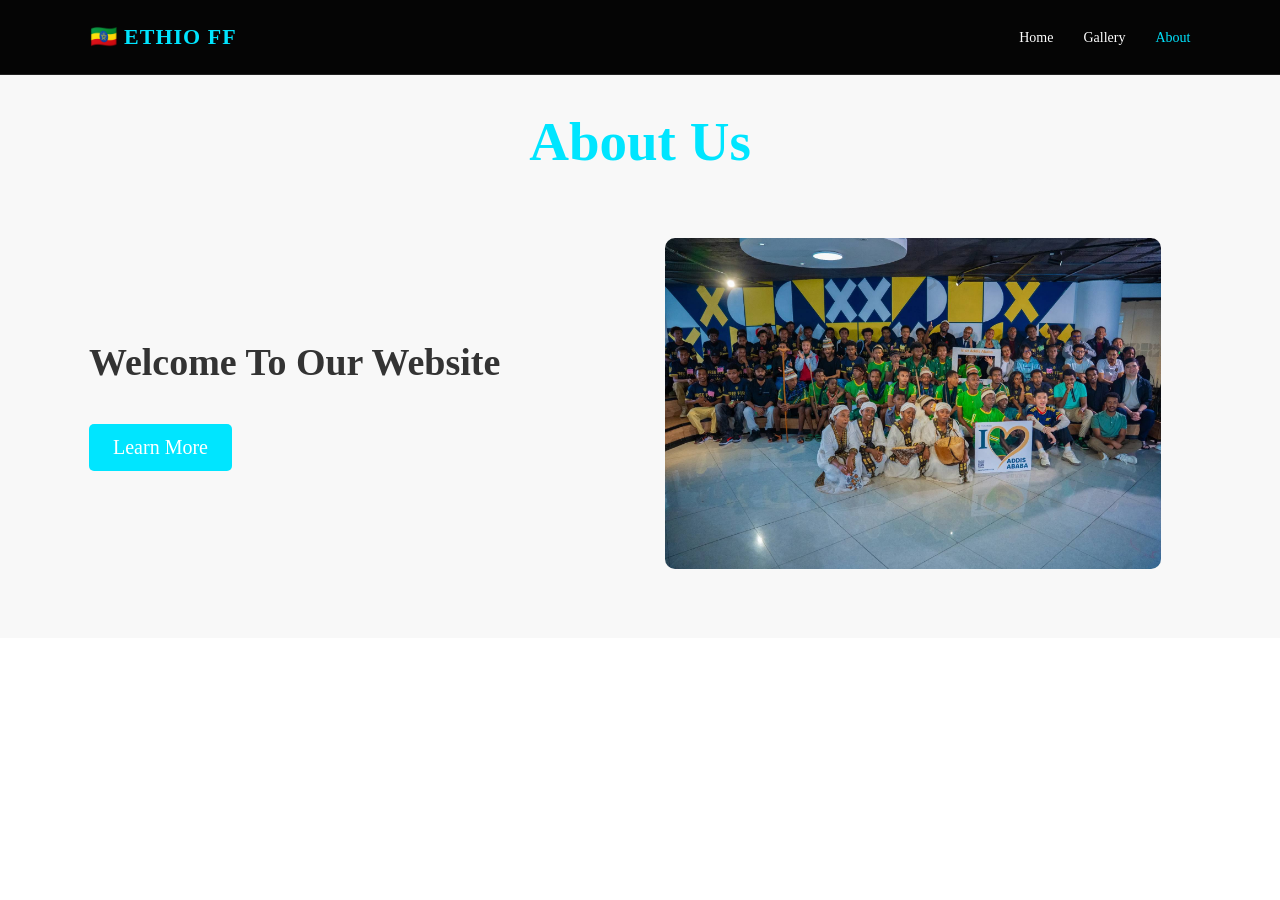
<file: About Us.html>
<!DOCTYPE html>
<html>
<head>
	<meta charset="utf-8">
	<meta name="viewport" content="width=device-width, initial-scale=1">
	<title>About Us</title>
	<link rel="stylesheet" type="text/css" href="style/style3.css">
</head>
<body>

  <!-- NAVBAR -->
    <nav class="navbar">
        <div class="logo">
            🇪🇹 <span>ETHIO FF</span>
        </div>

        <ul class="nav-links">
            <li><a href="index.html"> Home</a></li>
            <li><a href="#">Gallery</a></li>
            <li><a href="About Us.html" class="active">About</a></li>
         
        </ul>
    </nav>







  <section class="hero">
  	<div class="heading">
  		<h1>About Us</h1>
  	</div>
  	<div class="container">
  		<div class="hero-content">
  			<h2>Welcome To Our Website</h2>
  			<p></p>
  			<button class="cta-button">Learn More</button>
  		</div>
  		<div class="hero-image">
  			<img src="img/all.jpg">
  		</div>
  	</div>
  </section>
</body>
</html>
</file>
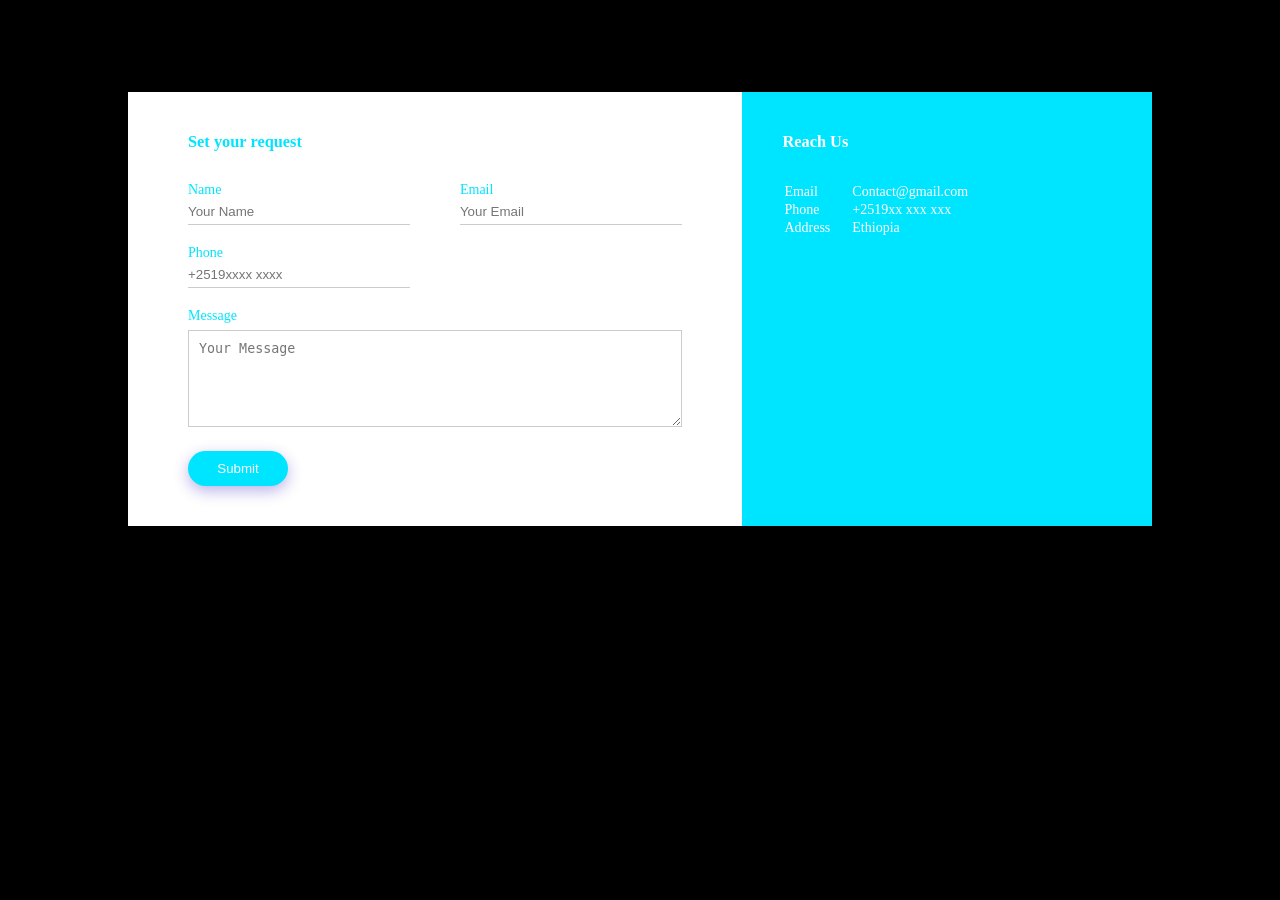
<file: contact.html>
<!DOCTYPE html>
<html lang="en">
<head>
    <meta charset="UTF-8">
    <meta name="viewport" content="width=device-width, initial-scale=1.0">
    <link rel="stylesheet" href="style/stylecc.css">
    <title> ETH FREE FIRE </title>
</head>
<body>
   <div class="container">
    <h1>Welcome to Ethiopian Free Fire  </h1>
    <div class="Contact-box">
       <div class="Contact-left">
        <h3>Set your request</h3>
            <form>

            <div class="input-row">  
                <div class="input-group">
                    <label>Name</label>
                    <input type="text" placeholder="Your Name">
                </div>
                <div class="input-group">
                    <label>Email</label>
                    <input type="email" placeholder="Your Email">
                </div>
              
            </div>
            <div class="input-row">  
                <div class="input-group">
                    <label>Phone</label>
                    <input type="text" placeholder="+2519xxxx xxxx">
                </div>
                
              
            </div>
            <label>Message</label>
            <textarea rows="5" placeholder="Your Message"></textarea>
            <button type="submit">Submit

            </button>


            </form>
        </div>
        <div class="Contact-right">
            <h3>Reach Us</h3>
            <table>
                <tr>
                    <td>Email</td>
                    <td>Contact@gmail.com</td>
                </tr>
                <tr>
                    <td>Phone</td>
                    <td>+2519xx xxx xxx</td>
                </tr>
                <tr>
                    <td>Address</td>
                    <td>Ethiopia</td>
        
                </tr>
            </table>
            


        </div>
    </div>
   </div> 
</body>
</html>
</file>
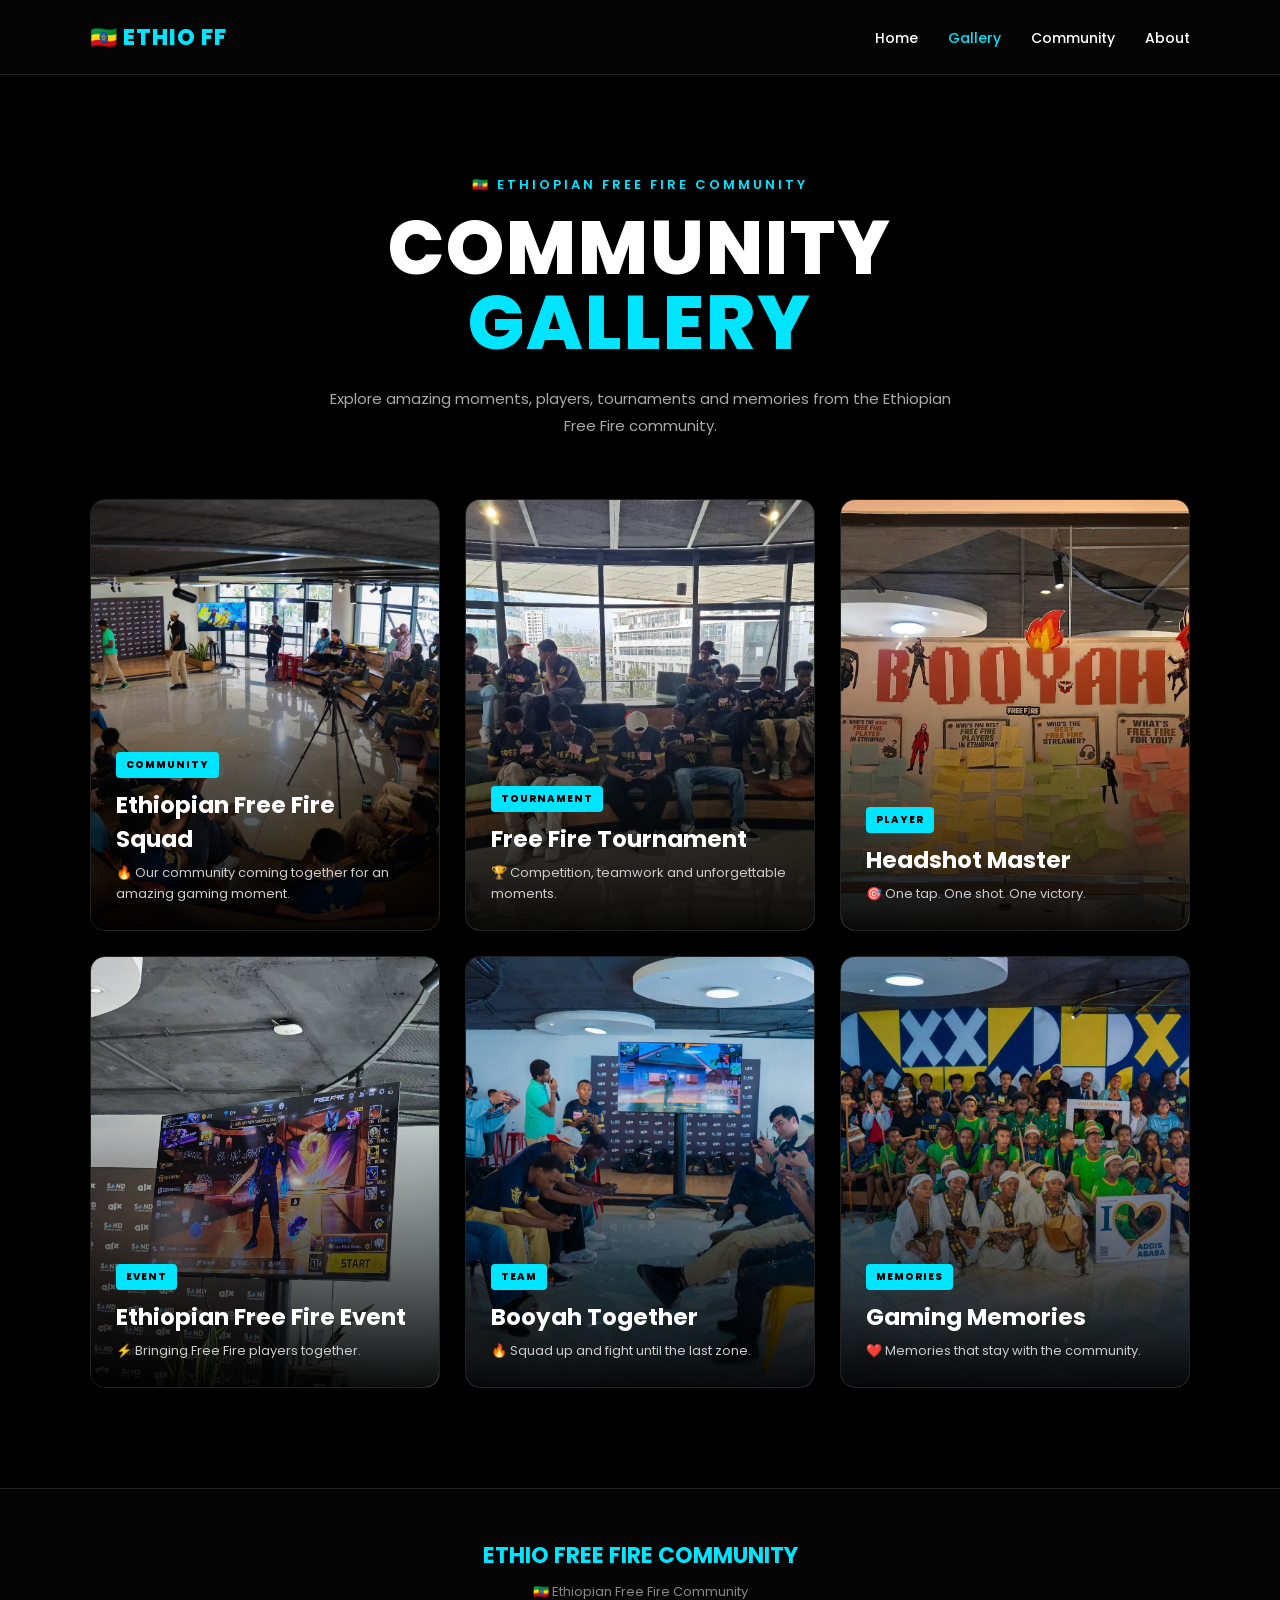
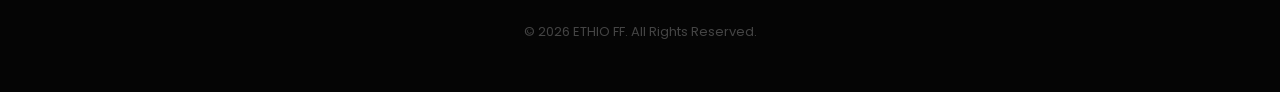
<file: gallery.html>
<!DOCTYPE html>
<html lang="en">
<head>
    <meta charset="UTF-8">
    <meta name="viewport" content="width=device-width, initial-scale=1.0">
    <link rel="stylesheet" href="style/galery.css">

    <title>Ethiopian Free Fire Community - Gallery</title>

    

    <!-- Google Font -->
    <link href="https://fonts.googleapis.com/css2?family=Poppins:wght@300;400;500;600;700;800&display=swap" rel="stylesheet">
</head>

<body>

    <!-- NAVBAR -->
    <nav class="navbar">
        <div class="logo">
            🇪🇹 <span>ETHIO FF</span>
        </div>

        <ul class="nav-links">
            <li><a href="index.html">Home</a></li>
            <li><a href="gallery.html" class="active">Gallery</a></li>
            <li><a href="#">Community</a></li>
            <li><a href="About Us.html">About</a></li>
         
        </ul>
    </nav>


    <!-- GALLERY HEADER -->
    <section class="gallery-header">

        <p class="small-title">🇪🇹 ETHIOPIAN FREE FIRE COMMUNITY</p>

        <h1>COMMUNITY <span>GALLERY</span></h1>

        <p>
            Explore amazing moments, players, tournaments and memories
            from the Ethiopian Free Fire community.
        </p>

    </section>


    <!-- GALLERY -->
    <main class="gallery">

        <!-- PHOTO 1 -->
        <div class="gallery-card">
            <img src="img/fittt.jpg" alt="Free Fire Community">

            <div class="caption">
                <span>COMMUNITY</span>
                <h2>Ethiopian Free Fire Squad</h2>
                <p>🔥 Our community coming together for an amazing gaming moment.</p>
            </div>
        </div>


        <!-- PHOTO 2 -->
        <div class="gallery-card">
            <img src="img/gamers.jpg" alt="Free Fire Tournament">

            <div class="caption">
                <span>TOURNAMENT</span>
                <h2>Free Fire Tournament</h2>
                <p>🏆 Competition, teamwork and unforgettable moments.</p>
            </div>
        </div>


        <!-- PHOTO 3 -->
        <div class="gallery-card">
            <img src="img/best.jpg" alt="Free Fire Player">

            <div class="caption">
                <span>PLAYER</span>
                <h2>Headshot Master</h2>
                <p>🎯 One tap. One shot. One victory.</p>
            </div>
        </div>


        <!-- PHOTO 4 -->
        <div class="gallery-card">
            <img src="img/coll.jpg" alt="Free Fire Event">

            <div class="caption">
                <span>EVENT</span>
                <h2>Ethiopian Free Fire Event</h2>
                <p>⚡ Bringing Free Fire players together.</p>
            </div>
        </div>


        <!-- PHOTO 5 -->
        <div class="gallery-card">
            <img src="img/4v4.jpg" alt="Free Fire Team">

            <div class="caption">
                <span>TEAM</span>
                <h2>Booyah Together</h2>
                <p>🔥 Squad up and fight until the last zone.</p>
            </div>
        </div>


        <!-- PHOTO 6 -->
        <div class="gallery-card">
            <img src="img/all.jpg" alt="Free Fire Community">

            <div class="caption">
                <span>MEMORIES</span>
                <h2>Gaming Memories</h2>
                <p>❤️ Memories that stay with the community.</p>
            </div>
        </div>

    </main>


    <!-- FOOTER -->
    <footer>
        <h2>ETHIO FREE FIRE COMMUNITY</h2>
        <p>🇪🇹 Ethiopian Free Fire Community</p>
        <p class="copyright">
            © 2026 ETHIO FF. All Rights Reserved.
        </p>
    </footer>

</body>
</html>
</file>
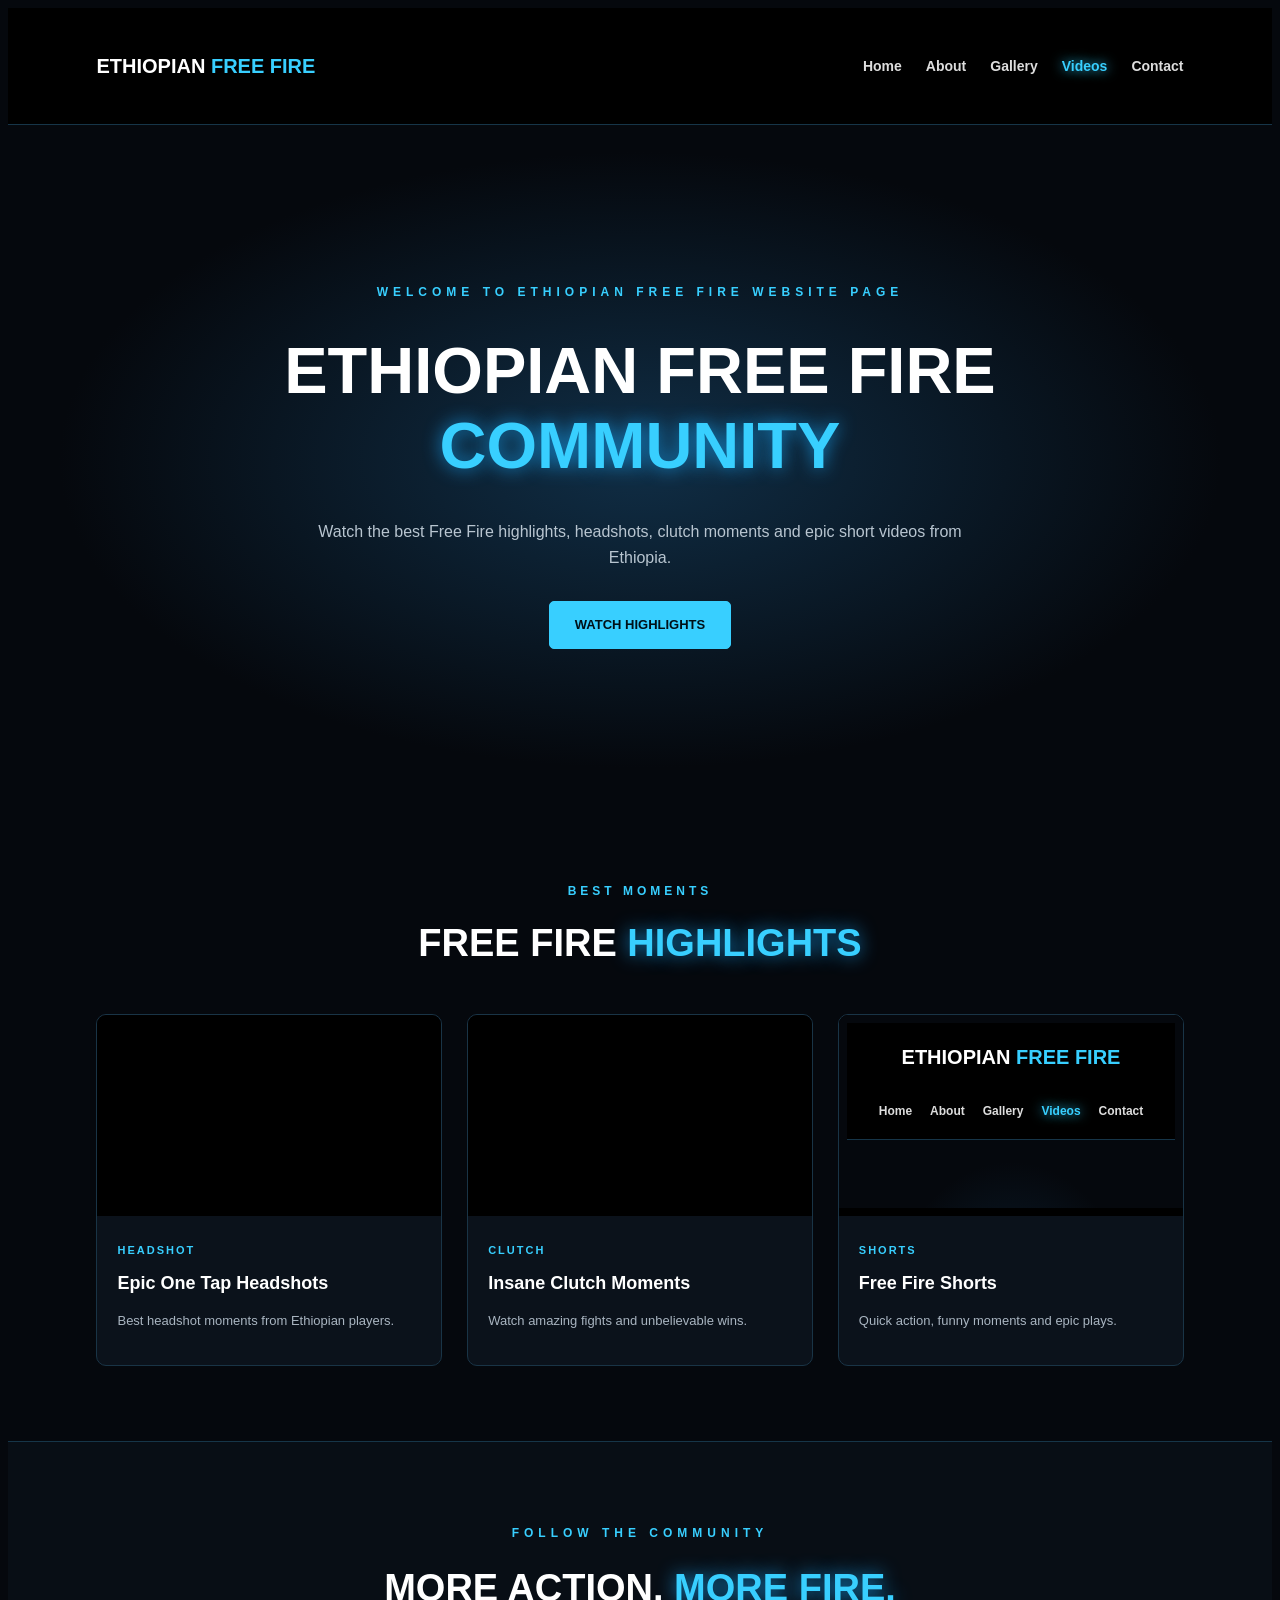
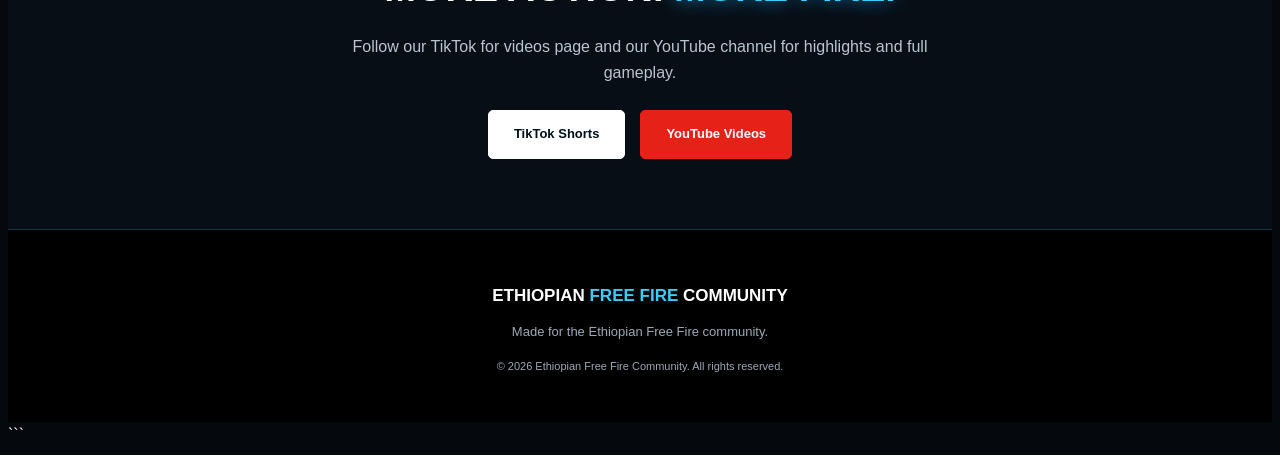
<file: hign.html>
<!DOCTYPE html>
<html lang="en">
<head>
    <meta charset="UTF-8">
    <meta name="viewport" content="width=device-width, initial-scale=1.0">

    <title>Ethiopian Free Fire Community | Videos</title>

    <link rel="stylesheet" href="style/yex.css">
</head>

<body>

    <!-- NAVIGATION BAR -->
    <header class="navbar">
        <a href="index.html" class="logo">
            ETHIOPIAN <span>FREE FIRE</span>
        </a>

        <nav>
            <a href="index.html">Home</a>
            <a href="About Us.html">About</a>
            <a href="gallery.html">Gallery</a>
            <a href="vdo.html" class="active">Videos</a>
            <a href="contact.html">Contact</a>
        </nav>
    </header>

    <!-- HERO SECTION -->
    <section class="hero">
        <p class="small-title">WELCOME TO ETHIOPIAN FREE FIRE WEBSITE PAGE</p>

        <h1>ETHIOPIAN FREE FIRE<br>
            <span>COMMUNITY</span>
        </h1>

        <p class="hero-text">
            Watch the best Free Fire highlights, headshots,
            clutch moments and epic short videos from Ethiopia.
        </p>

        <a href="#" class="btn">WATCH HIGHLIGHTS</a>
    </section>

    <!-- HIGHLIGHTS SECTION -->
    <section class="videos-section" id="highlights">

        <div class="section-heading">
            <p>BEST MOMENTS</p>
            <h2>FREE FIRE <span>HIGHLIGHTS</span></h2>
        </div>

        <div class="video-grid">

            <!-- VIDEO 1 -->
            <article class="video-card">
                <div class="video-frame">
                    <iframe
                        src="https://www.youtube.com/embed/VIDEO_ID_1"
                        title="Free Fire Headshot Highlights"
                        loading="lazy"
                        allowfullscreen>
                    </iframe>
                </div>

                <div class="video-info">
                    <span class="tag">HEADSHOT</span>
                    <h3>Epic One Tap Headshots</h3>
                    <p>Best headshot moments from Ethiopian players.</p>
                </div>
            </article>

            <!-- VIDEO 2 -->
            <article class="video-card">
                <div class="video-frame">
                    <iframe
                        src="https://www.youtube.com/embed/VIDEO_ID_2"
                        title="Free Fire Clutch Moments"
                        loading="lazy"
                        allowfullscreen>
                    </iframe>
                </div>

                <div class="video-info">
                    <span class="tag">CLUTCH</span>
                    <h3>Insane Clutch Moments</h3>
                    <p>Watch amazing fights and unbelievable wins.</p>
                </div>
            </article>


 <!-- VIDEO 3 -->
            <article class="video-card">
                <div class="video-frame">
                    <iframe
                        src="#"
                        title="Free Fire Short Videos"
                        loading="lazy"
                        allowfullscreen>
                    </iframe>
                </div>
                <div class="video-info">
                    <span class="tag">SHORTS</span>
                    <h3>Free Fire Shorts</h3>
                    <p>Quick action, funny moments and epic plays.</p>
                </div>
            </article>
        </div>
    </section>

    <!-- TIKTOK SECTION -->
    <section class="social-section">
        <p class="small-title">FOLLOW THE COMMUNITY</p>
        <h2>MORE ACTION. <span>MORE FIRE.</span></h2>

        <p>
            Follow our TikTok for videos page and our YouTube
            channel for highlights and full gameplay.
        </p>

        <div class="social-buttons">
            <a href="https://www.tiktok.com/@ethioffcommunity?is_from_webapp=1&sender_device=pc"
               target="_blank" rel="noopener noreferrer"
               class="btn tiktok">
                TikTok Shorts
            </a>

            <a href="https://www.youtube.com/@YOUR_CHANNEL"
               target="_blank" rel="noopener noreferrer"
               class="btn youtube">
                YouTube Videos
            </a>
        </div>
    </section>

    <!-- FOOTER -->
    <footer>
        <h3>ETHIOPIAN <span>FREE FIRE</span> COMMUNITY</h3>

        <p>Made for the Ethiopian Free Fire community.</p>

        <p class="copyright">
            &copy; 2026 Ethiopian Free Fire Community.
            All rights reserved.
        </p>
    </footer>

</body>
</html>
```
</file>
<file: style/style3.css>
*{
	margin: 0px;
	padding: 0px;
	box-sizing: border-box;
	font-family: "Arial, sans-serif;";

	
}

.navbar {
    width: 100%;
    height: 75px;

    display: flex;
    align-items: center;
    justify-content: space-between;

    padding: 0 7%;

    background: #050505;

    border-bottom: 1px solid #222;

    position: sticky;
    top: 0;
    z-index: 1000;
}

.logo {
    font-size: 22px;
    font-weight: 800;
    letter-spacing: 1px;
}

.logo span {
    color: #00e5ff;
}

.nav-links {
    display: flex;
    gap: 30px;
    list-style: none;
}

.nav-links a {
    color: #fff;
    text-decoration: none;

    font-size: 14px;
    font-weight: 500;

    transition: 0.3s;
}



.nav-links a:hover,
.nav-links .active {
    color: #00e5ff;
}

.hero{
	background-color: #f8f8f8;
	overflow: hidden;
}
.heading h1{
	color:  #00e5ff;
	font-size: 55px;
	text-align: center;
	margin-top: 35px;
}
.container{
	display: flex;
	justify-content: center;
	align-items: center;
	width: 90%;
	margin: 65px auto;
}
.hero-content{
	flex: 1;
	width: 600px;
	margin: 0px 25px;
	animation: fadeInUp 2s ease;
}
.hero-content h2 {
	font-size: 38px;
	margin-bottom: 20px;
	color: #333;
}
.hero-content p{
    font-size: 24px;
    line-height: 1.5;
    margin-bottom: 40px;
    color: #666;
}
.hero-content button{
	display: inline-block;
	background-color: #00e5ff;
	color: #fff;
	padding: 12px 24px;
	border-radius: 5px;
	font-size: 20px;
	border: none;
	cursor: pointer;
	transition: 0.3s ease;
}
.hero-content button:hover{
	background-color: #00e5ff;
	transform: scale(1.1);
}
.hero-image{
	flex: 1;
	width: 600px;
	margin: auto;
	animation: fadeInRight 2s ease;
}
img{
	width: 90%;
	height: auto;
	border-radius: 10px;
}
@media screen and (max-width:768px){
	.heading h1{
		font-size: 45px;
		margin-top: 30px;
	}
    .hero{
		margin: 0px;
	}
	.container{
		width: 100%;
		flex-direction: column;
		margin: 0px;
		padding: 0px 40px;
	}
	.hero-content{
		width: 100%;
		margin: 35px 0px;
	}
	.hero-content h2{
		font-size: 30px;
	}
	.hero-content p{
		font-size: 18px;
		margin-bottom: 20px; 
	}
	.hero-content button{
		font-size: 16px;
		padding: 8px 16px;
	}
	.hero-image{
		width: 100%;
	}
}
@keyframes fadeInUp {
	0%{
		opacity: 0;
		transform: translateY(50px);
	}
	100%{
		opacity: 1;
		transform: translateY(0px);
	}
}
@keyframes fadeInRight {
	0%{
		opacity: 0;
		transform: translateX(-50px);
	}
	100%{
		opacity: 1;
		transform: translateY(0px);
	}
}
</file>
<file: style/stylecc.css>
*{
    margin: 0;
    padding: 0;
}
body{
    background: #000000;
    font-size: 14px;
}
.container{
    width: 80%;
    margin: 50px auto;
}
.Contact-box{
    background: #fff;
    display: flex;
    box-shadow:  0px 2px 5px 0px #000000;;
    
}
.Contact-left{
    flex-basis: 60%;
    padding: 40px 60px;
}
.Contact-right{
    flex-basis: 40%;
    padding: 40px ;
    background: #00e5ff;
    color: #fff;
    box-shadow: #000000;
}
h1{
    margin-bottom: 10px;
}
container p{
    margin-bottom: 40px;
}
.input-row{
    display: flex;
    justify-content: space-between;
    margin-bottom: 20px;
}
.input-row .input-group{
    flex-basis: 45%;
}
input{
    width: 100%;
    border: none;
    border-bottom: 1px solid #ccc;
    outline: none;
    padding-bottom: 5px;
}
textarea{
    width: 100%;
    border: 1px solid #ccc;
    outline: none;
    padding: 10px;
    box-sizing: border-box;
}
label{
    margin-bottom: 6px;
    display: block;
    color: #00e5ff;
}
button{
    background: #00e5ff;
    width: 100px;
    border: none;
    outline: none;
    color: #fff;
    height: 35px;
    border-radius: 30px;
    margin-top: 20px;
    box-shadow: 0px 5px 15px 0px rgba(28, 0, 181, 0.3);
}
 .Contact-left h3{
    color: #00e5ff;
    font-weight: 600;
    margin-bottom: 30px;
 }
.Contact-right h3{
   font-weight: 600;
   margin-bottom: 30px;
}
tr td:first-child{
    padding-right:20px 
    ;
}
tr td {
    padding-top: 2opx;
}
.container h1{
    text-decoration: #000000;
    text-shadow: #ffffff;
    text-align: left;

}
</file>
<file: style/galery.css>
/* ==============================
   RESET
================================ */

* {
    margin: 0;
    padding: 0;
    box-sizing: border-box;
}

html {
    scroll-behavior: smooth;
}

body {
    font-family: "Poppins", sans-serif;
    background: #000;
    color: white;
}


/* ==============================
   NAVBAR
================================ */

.navbar {
    width: 100%;
    height: 75px;

    display: flex;
    align-items: center;
    justify-content: space-between;

    padding: 0 7%;

    background: #050505;

    border-bottom: 1px solid #222;

    position: sticky;
    top: 0;
    z-index: 1000;
}

.logo {
    font-size: 22px;
    font-weight: 800;
    letter-spacing: 1px;
}

.logo span {
    color: #00e5ff;
}

.nav-links {
    display: flex;
    gap: 30px;
    list-style: none;
}

.nav-links a {
    color: #fff;
    text-decoration: none;

    font-size: 14px;
    font-weight: 500;

    transition: 0.3s;
}

.nav-links a:hover,
.nav-links .active {
    color: #00e5ff;
}


/* ==============================
   GALLERY HEADER
================================ */

.gallery-header {
    text-align: center;

    padding: 100px 20px 60px;

    max-width: 900px;
    margin: auto;
}

.small-title {
    color: #00e5ff;

    font-size: 13px;
    font-weight: 600;

    letter-spacing: 3px;

    margin-bottom: 15px;
}

.gallery-header h1 {
    font-size: clamp(40px, 7vw, 75px);

    font-weight: 800;

    letter-spacing: 2px;

    line-height: 1;
}

.gallery-header h1 span {
    color: #00e5ff;
}

.gallery-header p:last-child {
    color: #aaa;

    max-width: 650px;

    margin: 25px auto 0;

    line-height: 1.8;

    font-size: 15px;
}


/* ==============================
   GALLERY GRID
================================ */

.gallery {
    width: 86%;
    max-width: 1400px;

    margin: auto;

    display: grid;

    grid-template-columns:
        repeat(3, 1fr);

    gap: 25px;

    padding-bottom: 100px;
}


/* ==============================
   CARD
================================ */

.gallery-card {
    position: relative;

    overflow: hidden;

    background: #0b0b0b;

    border-radius: 15px;

    border: 1px solid #222;

    min-height: 430px;

    cursor: pointer;

    transition: 0.4s;
}

.gallery-card:hover {
    transform: translateY(-8px);

    border-color: #00e5ff;

    box-shadow:
        0 20px 50px rgba(255, 59, 0, 0.15);
}


/* ==============================
   IMAGE
================================ */

.gallery-card img {
    width: 100%;
    height: 430px;

    object-fit: cover;

    display: block;

    transition: 0.6s;
}

.gallery-card:hover img {
    transform: scale(1.08);
}


/* ==============================
   DARK IMAGE OVERLAY
================================ */

.gallery-card::after {
    content: "";

    position: absolute;

    left: 0;
    bottom: 0;

    width: 100%;
    height: 70%;

    background:
        linear-gradient(
            transparent,
            rgba(0,0,0,0.95)
        );

    pointer-events: none;
}


/* ==============================
   CAPTION
================================ */

.caption {
    position: absolute;

    left: 25px;
    right: 25px;
    bottom: 25px;

    z-index: 5;
}

.caption span {
    display: inline-block;

    color: #000;

    background: #00e5ff;

    padding: 5px 10px;

    border-radius: 4px;

    font-size: 10px;

    font-weight: 800;

    letter-spacing: 1px;

    margin-bottom: 10px;
}

.caption h2 {
    font-size: 23px;

    margin-bottom: 7px;
}

.caption p {
    color: #ccc;

    font-size: 13px;

    line-height: 1.6;
}


/* ==============================
   FOOTER
================================ */

footer {
    text-align: center;

    background: #050505;

    border-top: 1px solid #222;

    padding: 50px 20px;
}

footer h2 {
    color: #00e5ff;

    font-size: 22px;

    margin-bottom: 10px;
}

footer p {
    color: #888;

    font-size: 13px;
}

footer .copyright {
    margin-top: 20px;

    color: #444;
}


/* ==============================
   TABLET
================================ */

@media (max-width: 900px) {

    .gallery {
        grid-template-columns:
            repeat(2, 1fr);
    }

    .nav-links {
        gap: 15px;
    }

}


/* ==============================
   MOBILE
================================ */

@media (max-width: 600px) {

    .navbar {
        padding: 0 20px;
    }

    .logo {
        font-size: 18px;
    }

    .nav-links {
        display: none;
    }

    .gallery-header {
        padding-top: 70px;
    }

    .gallery {
        width: 92%;

        grid-template-columns:
            1fr;

        gap: 20px;
    }

    .gallery-card {
        min-height: 400px;
    }

    .gallery-card img {
        height: 400px;
    }

}
</file>
<file: style/yex.css>
```css
/* GENERAL SETTINGS */
* {
    margin: 0;
    padding: 0;
    box-sizing: border-box;
}

html {
    scroll-behavior: smooth;
}

body {
    background: #05080d;
    color: white;
    font-family: Arial, Helvetica, sans-serif;
    line-height: 1.6;
}

:root {
    --sky-blue: #38cfff;
    --dark-blue: #071725;
}

/* NAVBAR */
.navbar {
    min-height: 80px;
    padding: 18px 7%;
    display: flex;
    align-items: center;
    justify-content: space-between;
    gap: 25px;
    background: #000;
    border-bottom: 1px solid #163548;
    position: sticky;
    top: 0;
    z-index: 100;
}

.logo {
    color: white;
    font-size: 20px;
    font-weight: 900;
    text-decoration: none;
    white-space: nowrap;
}

.logo span,
footer span {
    color: var(--sky-blue);
}

.navbar nav {
    display: flex;
    flex-wrap: wrap;
    gap: 24px;
}

.navbar nav a {
    color: #ddd;
    text-decoration: none;
    font-size: 14px;
    font-weight: bold;
    transition: 0.3s;
}

.navbar nav a:hover,
.navbar nav a.active {
    color: var(--sky-blue);
    text-shadow: 0 0 12px var(--sky-blue);
}

/* HERO SECTION */
.hero {
    min-height: 470px;
    padding: 100px 20px;
    text-align: center;
    display: flex;
    flex-direction: column;
    align-items: center;
    justify-content: center;
    background:
        radial-gradient(ellipse at center,
        #102e46 0%, #05080d 65%);
}

.small-title {
    color: var(--sky-blue);
    letter-spacing: 5px;
    font-size: 12px;
    font-weight: bold;
}

.hero h1 {
    margin: 20px 0;
    font-size: clamp(32px, 6vw, 65px);
    line-height: 1.15;
    font-weight: 900;
}

.hero h1 span,
.section-heading h2 span,
.social-section h2 span {
    color: var(--sky-blue);
    text-shadow: 0 0 18px #168bcf;
}

.hero-text {
    max-width: 650px;
    color: #b8c5d0;
    margin-bottom: 30px;
}

/* BUTTONS */
.btn {
    display: inline-block;
    padding: 13px 25px;
    color: #001018;
    background: var(--sky-blue);
    border: 1px solid var(--sky-blue);
    border-radius: 5px;
    text-decoration: none;
    font-size: 13px;
    font-weight: 900;
    transition: 0.3s;
}

.btn:hover {
    color: var(--sky-blue);
    background: transparent;
    box-shadow: 0 0 20px #168bcf;
    transform: translateY(-3px);
}

/* VIDEO SECTION */
.videos-section {
    padding: 75px 7%;
}

.section-heading {
    text-align: center;
    margin-bottom: 40px;
}

.section-heading > p {
    color: var(--sky-blue);
    letter-spacing: 4px;
    font-size: 12px;
    font-weight: bold;
}

.section-heading h2 {
    margin-top: 10px;
    font-size: clamp(25px, 4vw, 38px);
}

/* VIDEO GRID */
.video-grid {
    display: grid;
    grid-template-columns: repeat(3, minmax(0, 1fr));
    gap: 25px;
}

.video-card {
    background: #0b121b;
    border: 1px solid #193446;
    border-radius: 10px;
    overflow: hidden;
    transition: 0.3s;
}

.video-card:hover {
    transform: translateY(-7px);
    border-color: var(--sky-blue);
    box-shadow: 0 8px 30px #071f30;
}

/* VIDEO PLAYER */
.video-frame {
    width: 100%;
    aspect-ratio: 16 / 9;
    background: #000;
}

.video-frame iframe {
    width: 100%;
    height: 100%;
    border: none;
}

.video-info {
    padding: 20px;
}

.tag {
    color: var(--sky-blue);
    font-size: 11px;
    letter-spacing: 2px;
    font-weight: bold;
}

.video-info h3 {
    margin: 8px 0;
    font-size: 18px;
}

.video-info p {
    color: #a9b5c1;
    font-size: 13px;
}

/* SOCIAL SECTION */
.social-section {
    text-align: center;
    padding: 70px 20px;
    background: #080e15;
    border-top: 1px solid #163548;
    border-bottom: 1px solid #163548;
}

.social-section h2 {
    margin: 15px 0;
    font-size: clamp(25px, 4vw, 38px);
}

.social-section > p:not(.small-title) {
    max-width: 600px;
    margin: 0 auto 25px;
    color: #b8c5d0;
}

.social-buttons {
    display: flex;
    justify-content: center;
    flex-wrap: wrap;
    gap: 15px;
}

.tiktok {
    background: #fff;
    border-color: #fff;
}

.youtube {
    color: white;
    background: #e62117;
    border-color: #e62117;
}

.tiktok:hover,
.youtube:hover {
    background: transparent;
}

/* FOOTER */
footer {
    text-align: center;
    padding: 35px 15px;
    background: #000;
}

footer h3 {
    font-size: 17px;
    margin-bottom: 8px;
}

footer p {
    color: #9ba9b5;
    font-size: 13px;
}

footer .copyright {
    margin-top: 15px;
    font-size: 11px;
}

/* TABLETS */
@media (max-width: 900px) {
    .navbar {
        flex-direction: column;
    }

    .video-grid {
        grid-template-columns: repeat(2, minmax(0, 1fr));
    }
}

/* PHONES */
@media (max-width: 600px) {
    .navbar {
        padding: 18px 12px;
    }

    .navbar nav {
        justify-content: center;
        gap: 12px 18px;
    }

    .navbar nav a {
        font-size: 12px;
    }

    .hero {
        min-height: 400px;
        padding: 70px 18px;
    }

    .hero-text {
        font-size: 14px;
    }

    .videos-section {
        padding: 50px 18px;
    }

    .video-grid {
        grid-template-columns: 1fr;
    }
}
```
</file>
